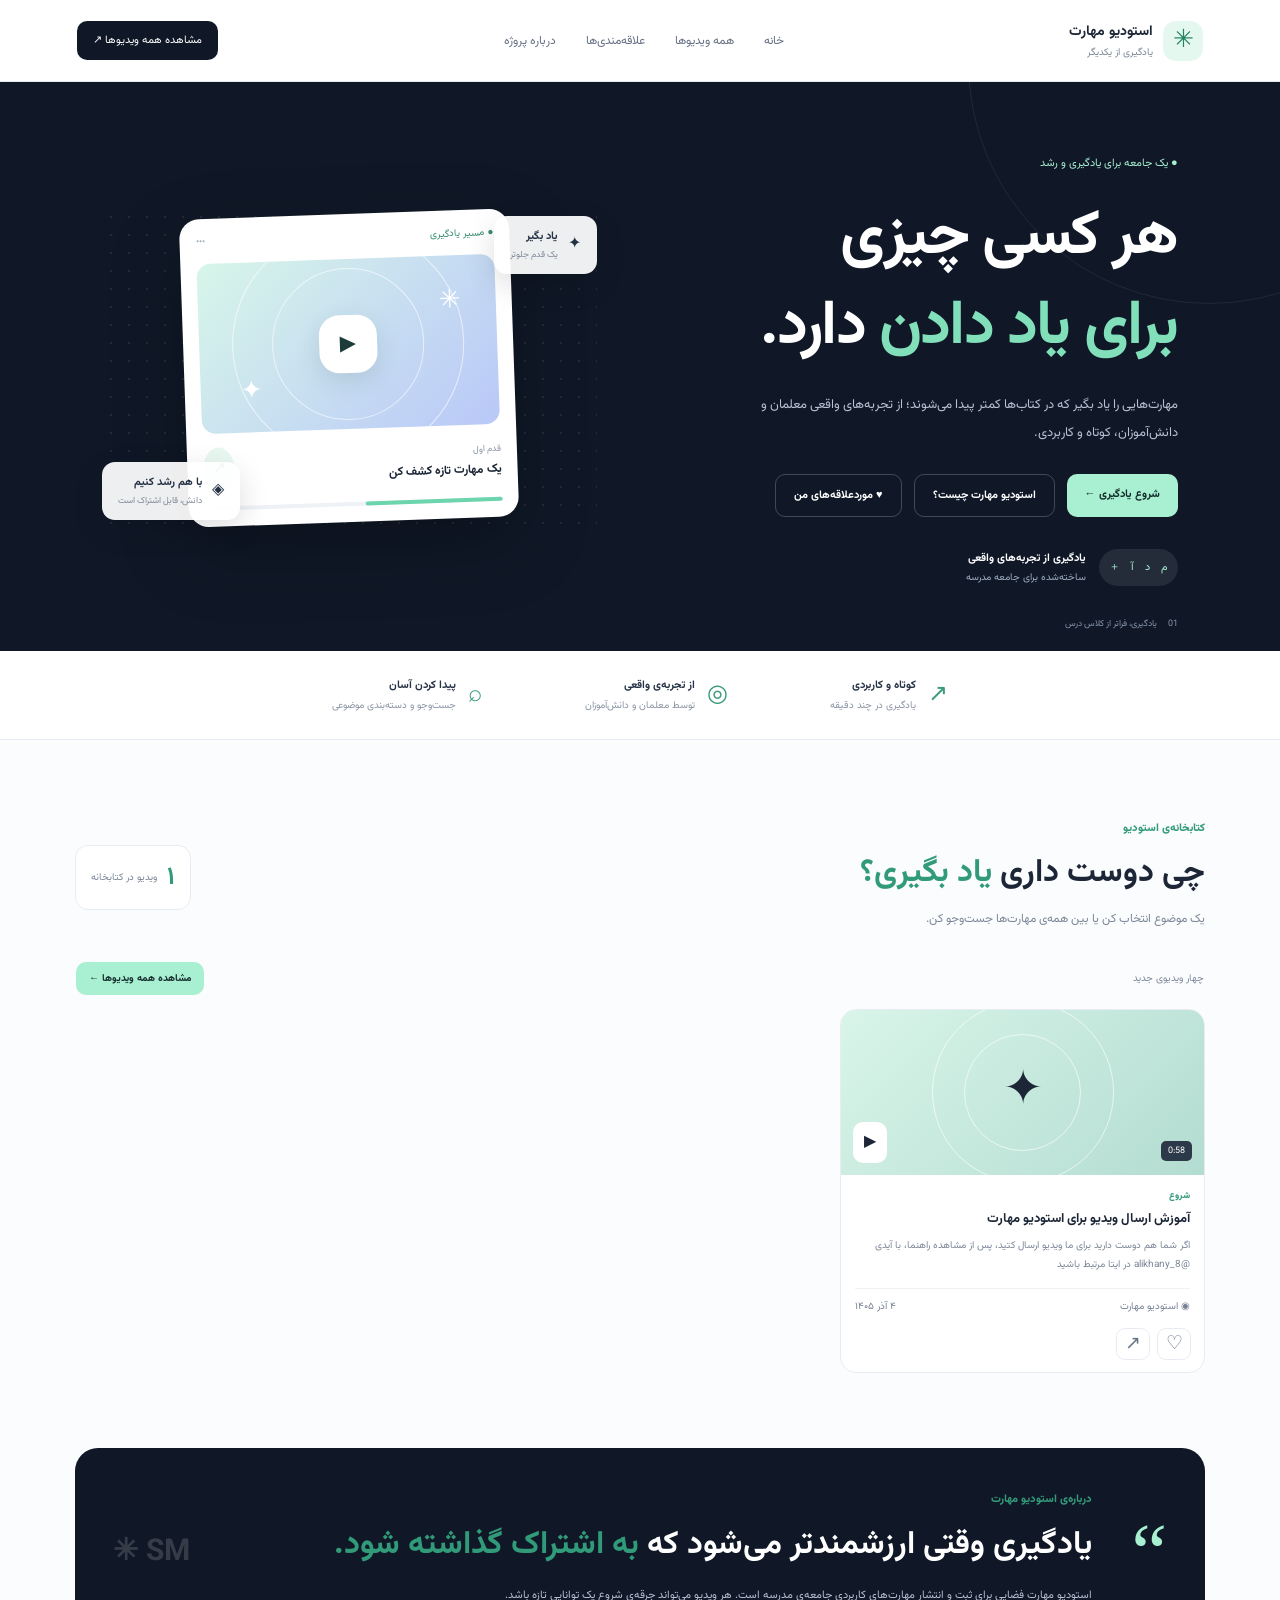
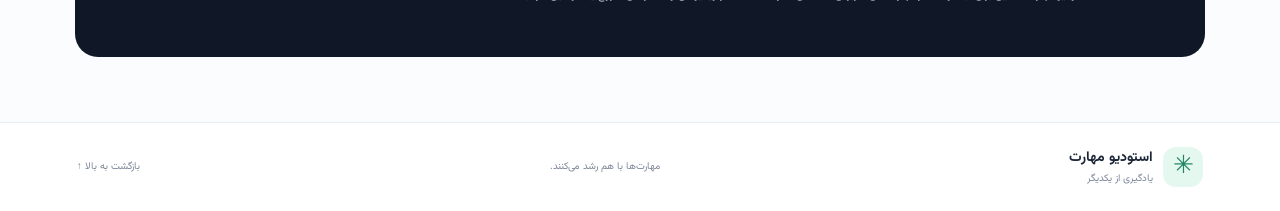
<file: index.html>
<!doctype html>
<html lang="fa" dir="rtl"><head><meta charset="utf-8"><meta name="viewport" content="width=device-width,initial-scale=1"><meta name="theme-color" content="#101827"><meta name="description" content="استودیو مهارت؛ یادگیری مهارت‌های کاربردی از تجربه‌های واقعی."><title>استودیو مهارت | یادگیری از یکدیگر</title><link rel="stylesheet" href="assets/style.css?v=2"></head>
<body><header class="header"><a class="brand" href="#"><span class="mark">✳</span><span><b>استودیو مهارت</b><small>یادگیری از یکدیگر</small></span></a><nav><a href="#home">خانه</a><a href="videos/">همه ویدیوها</a><a href="favorites/">علاقه‌مندی‌ها</a><a href="#about">درباره پروژه</a></nav><a class="top-cta" href="videos/">مشاهده همه ویدیوها ↗</a></header>
<main><section class="hero" id="home"><div class="hero-copy"><span class="eyebrow">● یک جامعه برای یادگیری و رشد</span><h1>هر کسی چیزی<br><em>برای یاد دادن</em> دارد.</h1><p>مهارت‌هایی را یاد بگیر که در کتاب‌ها کمتر پیدا می‌شوند؛ از تجربه‌های واقعی معلمان و دانش‌آموزان، کوتاه و کاربردی.</p><div class="actions"><a class="primary" href="videos/">شروع یادگیری ←</a><a class="secondary" href="#about">استودیو مهارت چیست؟</a><a class="secondary favorites-home-link" href="favorites/">♥ موردعلاقه‌های من</a></div><div class="proof"><span>م　د　آ　＋</span><div><b>یادگیری از تجربه‌های واقعی</b><small>ساخته‌شده برای جامعه مدرسه</small></div></div></div><div class="hero-art"><div class="art-label label-top">✦ <span><b>یاد بگیر</b><small>یک قدم جلوتر</small></span></div><div class="art-card"><div class="art-top">● مسیر یادگیری <span>•••</span></div><div class="play-art"><button class="admin-trigger" type="button" aria-label="ورود مدیران">▶</button><i>✳</i><i>✦</i></div><small id="gesture-hint" class="gesture-hint" aria-live="polite"></small><div class="art-bottom"><span><small>قدم اول</small><b>یک مهارت تازه کشف کن</b></span><span>↗</span></div><div class="progress"><span></span></div></div><div class="art-label label-bottom">◈ <span><b>با هم رشد کنیم</b><small>دانش، قابل اشتراک است</small></span></div></div><div class="hero-foot">01　 یادگیری، فراتر از کلاس درس</div></section>
<section class="features"><div>↗ <span><b>کوتاه و کاربردی</b><small>یادگیری در چند دقیقه</small></span></div><div>◎ <span><b>از تجربه‌ی واقعی</b><small>توسط معلمان و دانش‌آموزان</small></span></div><div>⌕ <span><b>پیدا کردن آسان</b><small>جست‌وجو و دسته‌بندی موضوعی</small></span></div></section>
<section class="library" id="library"><div class="section-head"><div><small>کتابخانه‌ی استودیو</small><h2>چی دوست داری <em>یاد بگیری؟</em></h2><p>یک موضوع انتخاب کن یا بین همه‌ی مهارت‌ها جست‌وجو کن.</p></div><div class="count"><b id="video-count">۰</b><span>ویدیو در کتابخانه</span></div></div><div class="results"><span id="results-label">چهار ویدیوی جدید</span><a class="primary" href="videos/">مشاهده همه ویدیوها ←</a></div><div class="video-grid" id="video-grid"></div><div class="empty" id="empty-state" hidden><h3>هنوز ویدیویی منتشر نشده است</h3><p>به‌زودی ویدیوهای تازه در این بخش قرار می‌گیرند.</p></div><p class="load-note" id="load-note" hidden>اتصال فایل data/videos.json را بررسی کن.</p></section>
<section class="about" id="about"><span class="quote">“</span><div><small>درباره‌ی استودیو مهارت</small><h2>یادگیری وقتی ارزشمندتر می‌شود که <em>به اشتراک گذاشته شود.</em></h2><p>استودیو مهارت فضایی برای ثبت و انتشار مهارت‌های کاربردی جامعه‌ی مدرسه است. هر ویدیو می‌تواند جرقه‌ی شروع یک توانایی تازه باشد.</p></div><b class="decoration">SM ✳</b></section></main>
<footer><a class="brand" href="#home"><span class="mark">✳</span><span><b>استودیو مهارت</b><small>یادگیری از یکدیگر</small></span></a><p>مهارت‌ها با هم رشد می‌کنند.</p><a href="#home">بازگشت به بالا ↑</a></footer>
<dialog id="video-dialog"><div class="dialog-head"><div><small>تماشای مهارت</small><h2 id="dialog-title">عنوان ویدیو</h2></div><button id="close-dialog" aria-label="بستن">×</button></div><div class="player"><video id="video-player" controls playsinline preload="metadata"></video></div><div class="dialog-info"><div id="dialog-meta"></div><p id="dialog-description"></p><div id="dialog-teacher"></div><p class="hint">اگر ویدیو پخش نشد، لینک مستقیم فایل ویدیویی را بررسی کن.</p></div></dialog><dialog id="admin-login-dialog" class="admin-login-dialog"><form id="admin-login-form" method="dialog"><h2>ورود مدیران فنی</h2><p>رمز مشترک پنل را وارد کن.</p><label for="admin-password">رمز مدیریت</label><input id="admin-password" type="password" autocomplete="current-password" required><p id="admin-login-message" class="form-message" aria-live="polite"></p><div class="dialog-actions"><button type="button" id="admin-login-cancel" class="secondary-light">انصراف</button><button type="submit" class="primary">ورود به پنل</button></div></form></dialog><script src="assets/admin-config.js?v=2"></script><script src="assets/app.js?v=14"></script></body></html>
</file>
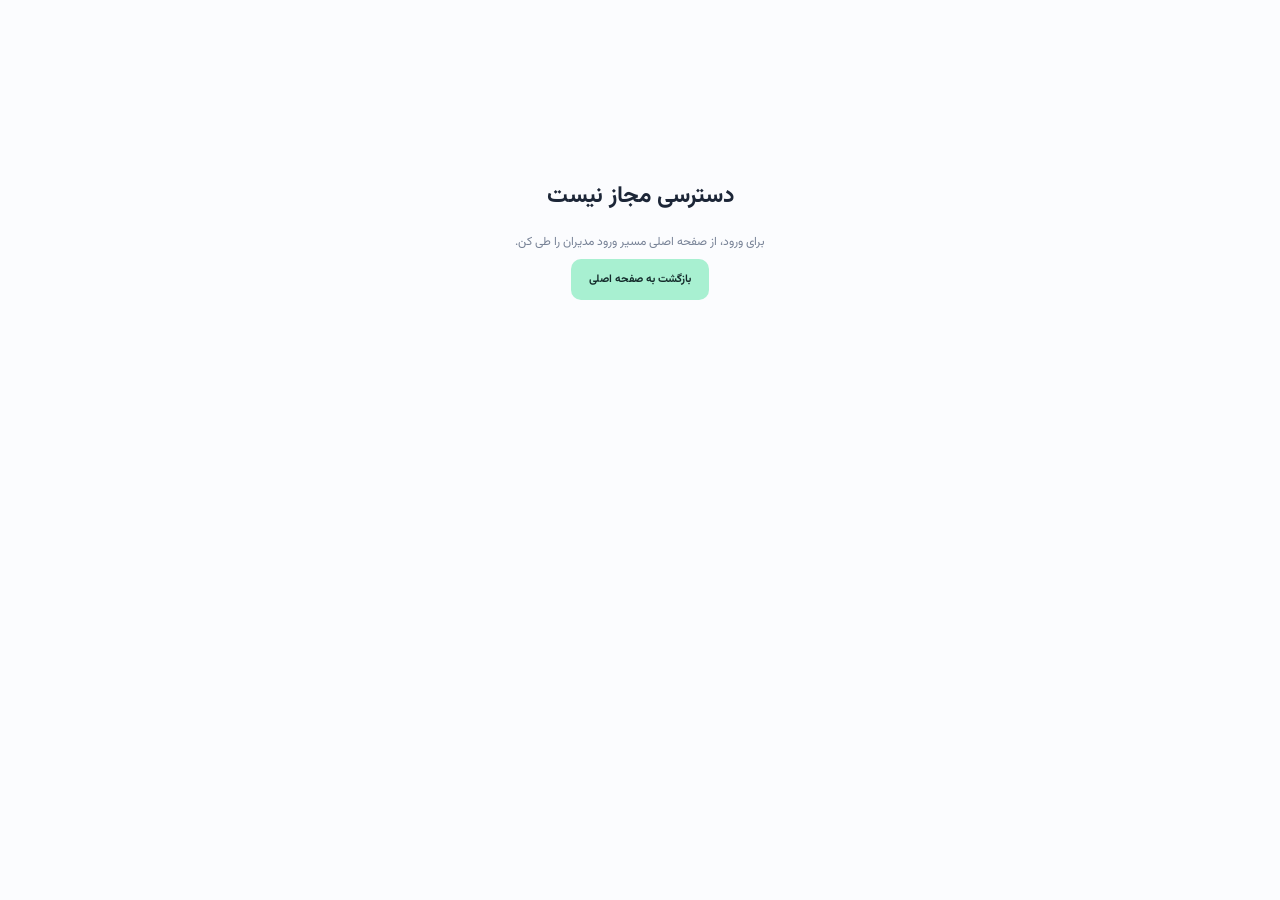
<file: control-room/index.html>
<!doctype html><html lang="fa" dir="rtl"><head><meta charset="utf-8"><meta name="viewport" content="width=device-width,initial-scale=1"><meta name="robots" content="noindex,nofollow"><meta name="theme-color" content="#101827"><title>پنل مدیریت | استودیو مهارت</title><link rel="stylesheet" href="../assets/style.css?v=2"></head><body><header class="header"><a class="brand" href="../"><span class="mark">✳</span><span><b>استودیو مهارت</b><small>پنل مدیریت فنی</small></span></a><span class="admin-header-note">مدیریت محتوای کتابخانه</span><button type="button" class="top-cta" id="admin-logout">خروج از پنل</button></header><main class="admin-main"><div class="admin-intro"><div><small>CONTROL ROOM</small><h1>مدیریت <em>ویدیوها</em></h1><p>تغییرات ابتدا در همین پنل نگه‌داری می‌شوند. برای انتشار، JSON خروجی را در GitHub بارگذاری کن.</p></div><div class="count"><b id="admin-total">۰</b><span>ویدیو</span></div></div><div class="admin-warning"><b>روش ذخیره‌سازی:</b> پنل توکن GitHub ندارد و مستقیماً مخزن را تغییر نمی‌دهد. پس از ویرایش، فایل JSON را دانلود و در مسیر <code>data/videos.json</code> جایگزین کن.</div><section class="admin-panel"><h2 id="form-heading">افزودن ویدیوی تازه</h2><form id="video-form" class="admin-form"><label>عنوان ویدیو<input id="field-title" required maxlength="150"></label><label>نام مدرس<input id="field-teacher"></label><label>دسته‌بندی<input id="field-category"></label><label>مدت ویدیو (ثانیه)<input id="field-duration" type="number" min="0" value="0"></label><label>تاریخ انتشار (شمسی)<div class="jalali-input-wrap"><input id="field-date" type="text" placeholder="انتخاب تاریخ از تقویم" readonly autocomplete="off"><button type="button" id="open-jalali-calendar" aria-label="باز کردن تقویم">▦</button></div><input id="field-date-iso" type="hidden"><div id="date-calendar" class="jalali-calendar" hidden></div></label><label>جهت تصویر<select id="field-orientation"><option value="auto">خودکار برای لینک مستقیم</option><option value="landscape">افقی</option><option value="portrait">عمودی</option></select></label><label class="wide">پیوند عمومی ویدیو<input id="field-video-url" type="url" required placeholder="https://..."></label><label class="wide">پیوند تصویر بندانگشتی (اختیاری)<input id="field-thumbnail" type="url"></label><label class="wide">توضیحات<textarea id="field-description" rows="3"></textarea></label><label class="wide">برچسب‌ها (با ویرگول جدا کن)<input id="field-tags"></label><div class="form-buttons"><button type="submit" id="save-video" class="primary">افزودن ویدیو به فهرست</button><button type="button" id="cancel-edit" class="secondary-light" hidden>لغو ویرایش</button></div></form></section><section class="admin-panel"><div class="admin-list-head"><h2>ویدیوهای ثبت‌شده</h2><button type="button" id="export-json" class="primary">دانلود JSON نهایی ↓</button></div><div id="admin-video-list"></div><p id="admin-status" class="form-message"></p></section><section class="admin-panel"><h2>تغییر رمز پنل</h2><p class="muted-small">اثر انگشت رمز در فایل عمومی قرار می‌گیرد؛ این روش همچنان احراز هویت امن سروری نیست. فایل دانلودشده را در مسیر <code>assets/admin-config.js</code> جایگزین کن.</p><form id="password-change-form" class="password-form"><label>رمز جدید (حداقل ۸ نویسه)<input id="new-admin-password" type="password" minlength="8" required></label><button type="submit" class="secondary-light">ساخت فایل رمز جدید</button></form><p id="password-status" class="form-message"></p></section></main><footer><a class="brand" href="../"><span class="mark">✳</span><span><b>استودیو مهارت</b><small>یادگیری از یکدیگر</small></span></a><p>پنل مدیریت ساده، بدون توکن عمومی</p><a href="../">صفحه اصلی ↑</a></footer><script src="../assets/admin.js?v=4"></script></body></html>
</file>
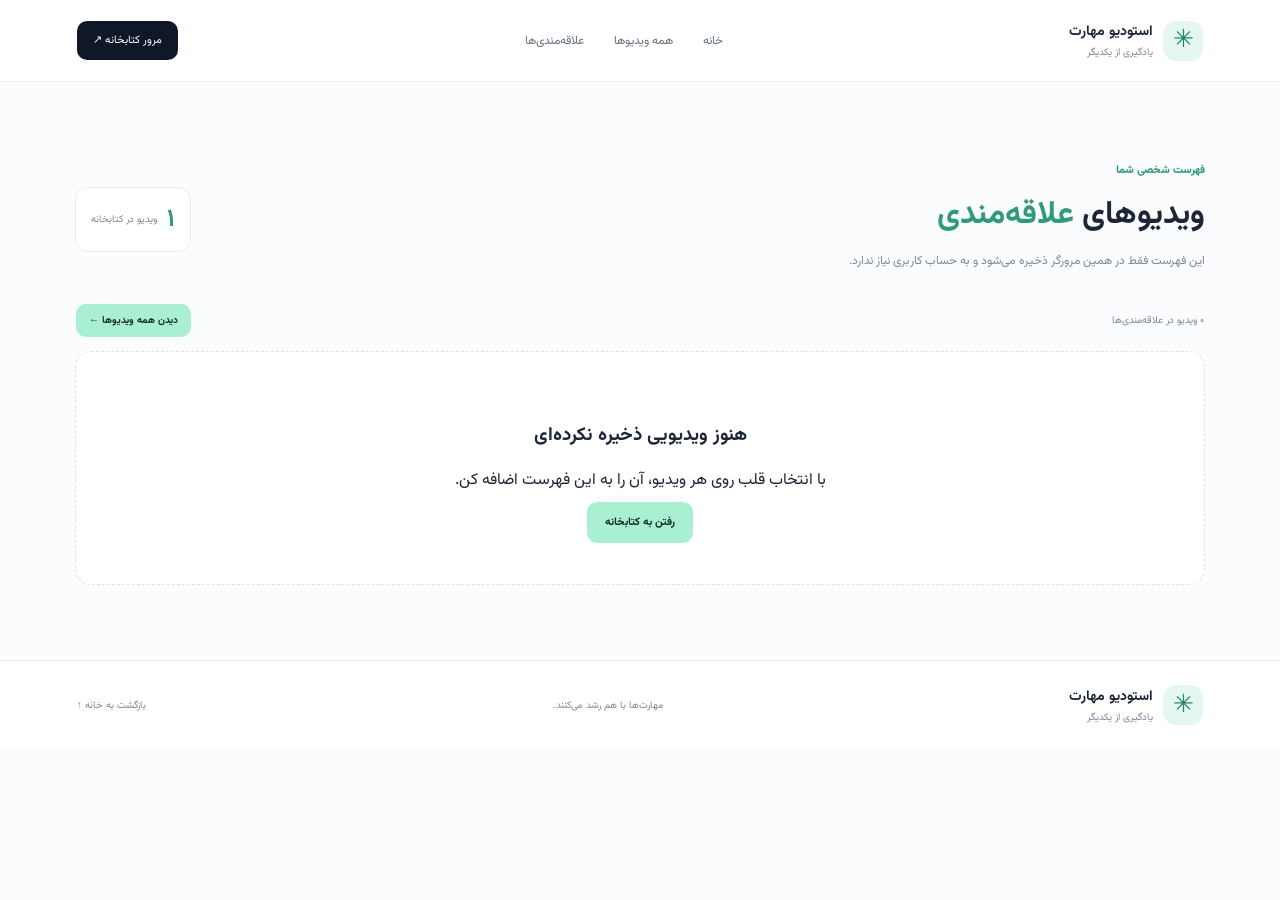
<file: favorites/index.html>
<!doctype html><html lang="fa" dir="rtl"><head><meta charset="utf-8"><meta name="viewport" content="width=device-width,initial-scale=1"><meta name="theme-color" content="#101827"><title>علاقه‌مندی‌ها | استودیو مهارت</title><link rel="stylesheet" href="../assets/style.css?v=2"></head><body data-page="favorites"><header class="header"><a class="brand" href="../"><span class="mark">✳</span><span><b>استودیو مهارت</b><small>یادگیری از یکدیگر</small></span></a><nav><a href="../">خانه</a><a href="../videos/">همه ویدیوها</a><a href="./">علاقه‌مندی‌ها</a></nav><a class="top-cta" href="../videos/">مرور کتابخانه ↗</a></header><main><section class="library"><div class="section-head"><div><small>فهرست شخصی شما</small><h2>ویدیوهای <em>علاقه‌مندی</em></h2><p>این فهرست فقط در همین مرورگر ذخیره می‌شود و به حساب کاربری نیاز ندارد.</p></div><div class="count"><b id="video-count">۰</b><span>ویدیو در کتابخانه</span></div></div><div class="results"><span id="results-label">در حال بارگذاری…</span><a class="primary" href="../videos/">دیدن همه ویدیوها ←</a></div><div class="video-grid" id="video-grid"></div><div class="empty" id="empty-state" hidden><h3>هنوز ویدیویی ذخیره نکرده‌ای</h3><p>با انتخاب قلب روی هر ویدیو، آن را به این فهرست اضافه کن.</p><a class="primary" href="../videos/">رفتن به کتابخانه</a></div></section></main><footer><a class="brand" href="../"><span class="mark">✳</span><span><b>استودیو مهارت</b><small>یادگیری از یکدیگر</small></span></a><p>مهارت‌ها با هم رشد می‌کنند.</p><a href="../">بازگشت به خانه ↑</a></footer><script src="../assets/app.js?v=13"></script></body></html>
</file>
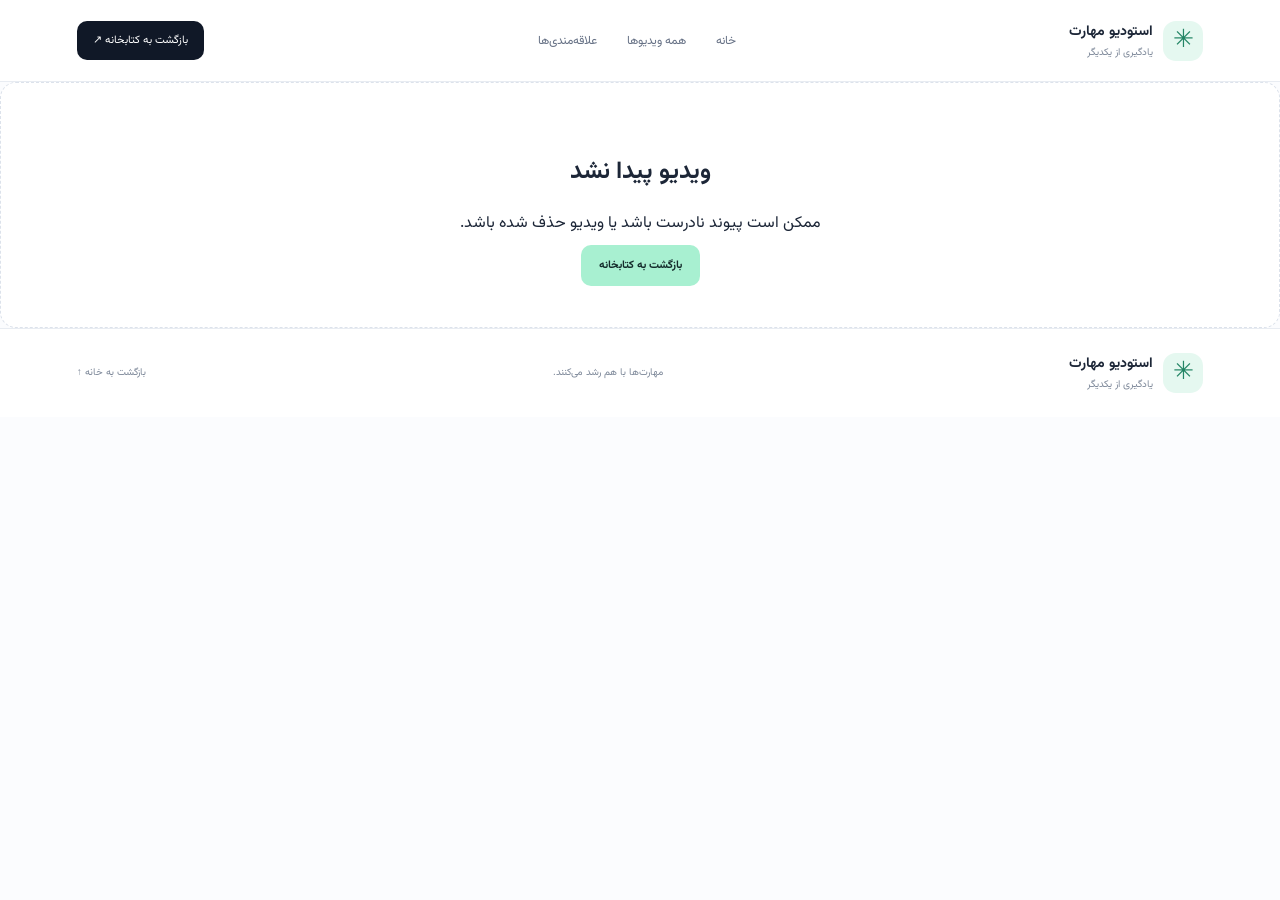
<file: video/index.html>
<!doctype html><html lang="fa" dir="rtl"><head><meta charset="utf-8"><meta name="viewport" content="width=device-width,initial-scale=1"><meta name="theme-color" content="#101827"><title>تماشای ویدیو | استودیو مهارت</title><link rel="stylesheet" href="../assets/style.css?v=2"></head><body data-page="video"><header class="header"><a class="brand" href="../"><span class="mark">✳</span><span><b>استودیو مهارت</b><small>یادگیری از یکدیگر</small></span></a><nav><a href="../">خانه</a><a href="../videos/">همه ویدیوها</a><a href="../favorites/">علاقه‌مندی‌ها</a></nav><a class="top-cta" href="../videos/">بازگشت به کتابخانه ↗</a></header><main><section class="watch-page" id="watch-content"><div class="watch-heading"><a href="../videos/">← بازگشت به کتابخانه</a><h1 id="watch-title">در حال بارگذاری…</h1><div class="watch-meta"><span id="watch-category"></span><span id="watch-duration"></span><span id="watch-date"></span></div></div><div id="watch-player" class="watch-player"></div><p id="watch-playback-error" class="player-error" hidden>پخش فایل ناموفق بود؛ عمومی بودن لینک و سازگاری آن با مرورگر را بررسی کن.</p><div class="watch-actions"><button id="watch-favorite" class="secondary-light" type="button">♡ افزودن به علاقه‌مندی</button><button id="watch-share" class="primary" type="button">اشتراک‌گذاری پیوند ↗</button></div><div class="watch-description"><h2>درباره این ویدیو</h2><p id="watch-description"></p><b id="watch-teacher"></b></div></section><section id="watch-missing" class="empty" hidden><h2>ویدیو پیدا نشد</h2><p>ممکن است پیوند نادرست باشد یا ویدیو حذف شده باشد.</p><a class="primary" href="../videos/">بازگشت به کتابخانه</a></section></main><footer><a class="brand" href="../"><span class="mark">✳</span><span><b>استودیو مهارت</b><small>یادگیری از یکدیگر</small></span></a><p>مهارت‌ها با هم رشد می‌کنند.</p><a href="../">بازگشت به خانه ↑</a></footer><script src="../assets/app.js?v=13"></script></body></html>
</file>
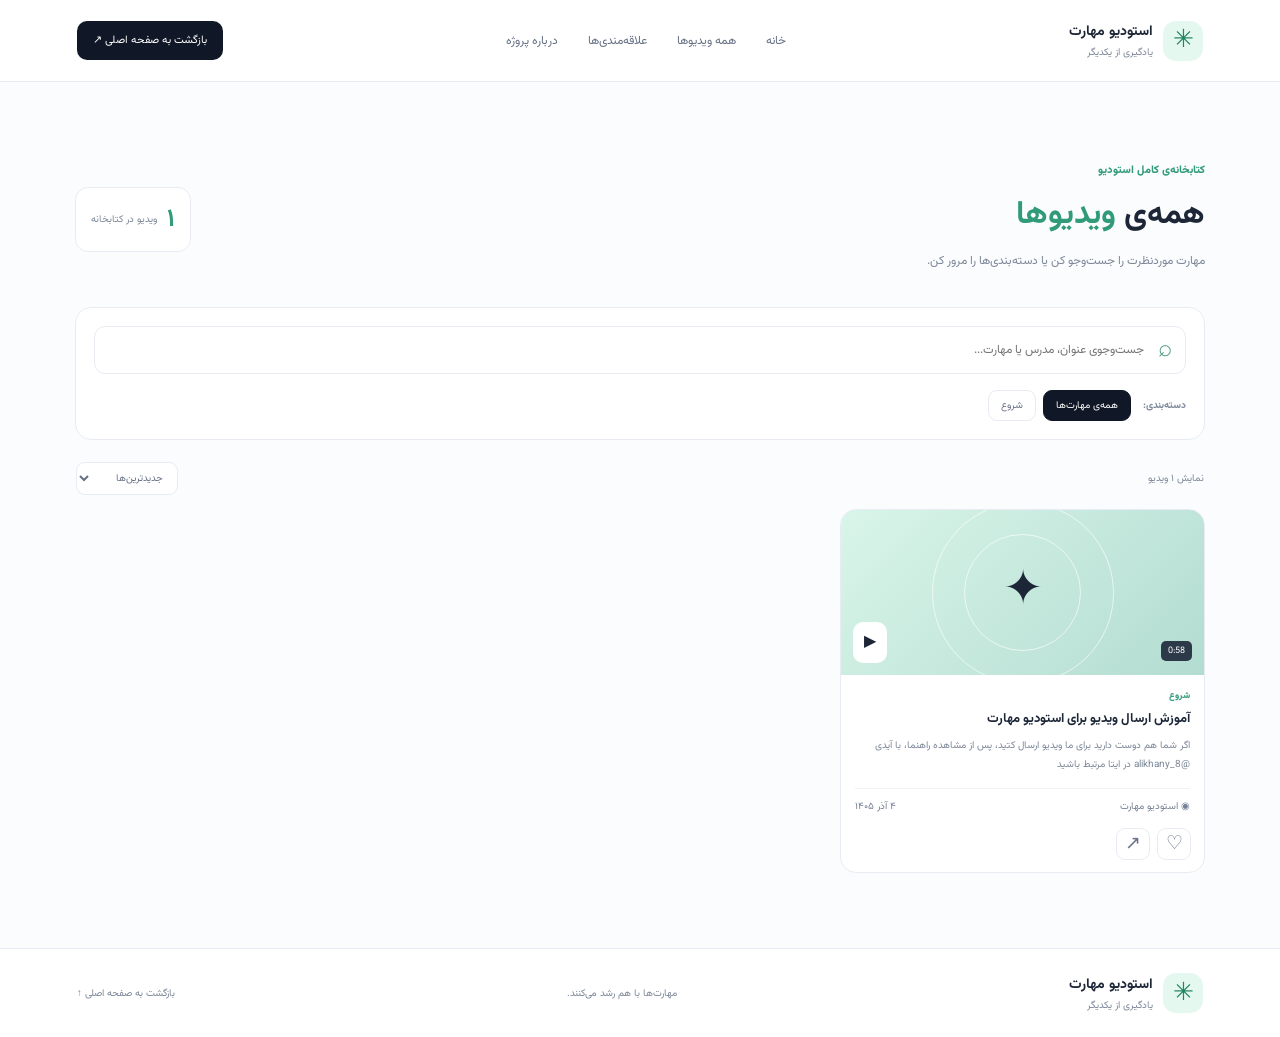
<file: videos/index.html>
<!doctype html>
<html lang="fa" dir="rtl"><head><meta charset="utf-8"><meta name="viewport" content="width=device-width,initial-scale=1"><meta name="theme-color" content="#101827"><meta name="description" content="کتابخانه کامل ویدیوهای استودیو مهارت."><title>همه ویدیوها | استودیو مهارت</title><link rel="stylesheet" href="../assets/style.css?v=2"></head>
<body data-page="videos"><header class="header"><a class="brand" href="../"><span class="mark">✳</span><span><b>استودیو مهارت</b><small>یادگیری از یکدیگر</small></span></a><nav><a href="../">خانه</a><a href="./">همه ویدیوها</a><a href="../favorites/">علاقه‌مندی‌ها</a><a href="../#about">درباره پروژه</a></nav><a class="top-cta" href="../">بازگشت به صفحه اصلی ↗</a></header>
<main><section class="library" id="library"><div class="section-head"><div><small>کتابخانه‌ی کامل استودیو</small><h2>همه‌ی <em>ویدیوها</em></h2><p>مهارت موردنظرت را جست‌وجو کن یا دسته‌بندی‌ها را مرور کن.</p></div><div class="count"><b id="video-count">۰</b><span>ویدیو در کتابخانه</span></div></div><div class="search-panel"><label class="search"><span>⌕</span><input id="search-input" type="search" placeholder="جست‌وجوی عنوان، مدرس یا مهارت..." autocomplete="off"></label><div class="filters"><b>دسته‌بندی:</b><div id="category-list"><button class="chip selected" data-category="همه">همه‌ی مهارت‌ها</button></div></div></div><div class="results"><span id="results-label">در حال بارگذاری ویدیوها…</span><select id="sort-select" aria-label="مرتب‌سازی"><option value="newest">جدیدترین‌ها</option><option value="title">عنوان: الف تا ی</option><option value="duration">کوتاه‌ترین‌ها</option></select></div><div class="video-grid" id="video-grid"></div><div class="empty" id="empty-state" hidden><h3>چیزی پیدا نشد</h3><p>عبارت جست‌وجو یا دسته‌بندی را تغییر بده.</p><button id="reset-filters">پاک کردن فیلترها</button></div><p class="load-note" id="load-note" hidden>اتصال فایل data/videos.json را بررسی کن.</p></section></main>
<footer><a class="brand" href="../"><span class="mark">✳</span><span><b>استودیو مهارت</b><small>یادگیری از یکدیگر</small></span></a><p>مهارت‌ها با هم رشد می‌کنند.</p><a href="../">بازگشت به صفحه اصلی ↑</a></footer>
<dialog id="video-dialog"><div class="dialog-head"><div><small>تماشای مهارت</small><h2 id="dialog-title">عنوان ویدیو</h2></div><button id="close-dialog" aria-label="بستن">×</button></div><div class="player"><video id="video-player" controls playsinline preload="metadata"></video></div><div class="dialog-info"><div id="dialog-meta"></div><p id="dialog-description"></p><div id="dialog-teacher"></div><p class="hint">اگر ویدیو پخش نشد، دسترسی عمومی فایل را بررسی کن.</p></div></dialog><script src="../assets/app.js?v=13"></script></body></html>
</file>
<file: assets/style.css>
@import url('https://fonts.googleapis.com/css2?family=Vazirmatn:wght@400;500;600;700;800;900&display=swap');:root{--navy:#101827;--ink:#1c2637;--muted:#7c8798;--mint:#a8f0d1;--line:#e8ecf2}*{box-sizing:border-box}html{scroll-behavior:smooth}body{margin:0;background:#fbfcfe;color:var(--ink);font-family:Vazirmatn,Tahoma,sans-serif}a{color:inherit;text-decoration:none}button,input,select{font:inherit}.header{height:82px;padding:0 clamp(18px,6vw,90px);display:flex;align-items:center;justify-content:space-between;background:#fff;border-bottom:1px solid var(--line);gap:20px}.brand{display:flex;align-items:center;gap:10px}.mark{display:grid;place-items:center;width:40px;height:40px;border-radius:13px;background:#e5f8f0;color:#238565;font-size:25px}.brand b,.brand small{display:block}.brand b{font-size:14px}.brand small{font-size:10px;color:var(--muted);margin-top:2px}.header nav{display:flex;gap:30px;font-size:12px;color:#667185}.header nav a:hover,footer>a:last-child{color:#278c6d}.top-cta{background:var(--navy);color:white;border-radius:10px;padding:11px 16px;font-size:11px}.hero{position:relative;overflow:hidden;min-height:500px;background:var(--navy);color:#fff;padding:68px clamp(22px,8vw,120px) 65px;display:grid;grid-template-columns:1.05fr .95fr;align-items:center;gap:35px}.hero:before{content:"";position:absolute;width:480px;height:480px;border:1px solid #ffffff12;border-radius:50%;right:-170px;top:-260px}.hero-copy{position:relative;z-index:1}.eyebrow{color:var(--mint);font-size:11px}.hero h1{font-size:clamp(38px,5vw,62px);line-height:1.45;letter-spacing:-1.8px;margin:18px 0}.hero em,.section-head em,.about em{font-style:normal;color:#81dfba}.hero-copy>p{max-width:480px;color:#b7c1d1;font-size:13px;line-height:2.2}.actions{display:flex;gap:12px;flex-wrap:wrap;margin-top:26px}.primary,.secondary{padding:12px 18px;border-radius:10px;font-size:11px;font-weight:700}.primary{background:var(--mint);color:#142b2b}.secondary{border:1px solid #ffffff35;color:#fff}.proof{display:flex;align-items:center;gap:13px;margin-top:32px}.proof>span{background:#ffffff15;border-radius:20px;padding:10px;font-size:11px;color:var(--mint)}.proof b,.proof small{display:block}.proof b{font-size:11px}.proof small{font-size:10px;color:#9faec2;margin-top:3px}.hero-art{position:relative;min-height:320px;display:grid;place-items:center;background-image:radial-gradient(#ffffff15 1px,transparent 1px);background-size:18px 18px}.art-card{width:min(330px,85%);background:#fff;color:var(--ink);padding:16px;border-radius:20px;box-shadow:0 25px 70px #0004;transform:rotate(-2deg)}.art-top{font-size:10px;color:#358c72;display:flex;justify-content:space-between}.art-top span{color:#a6afbd}.play-art{height:170px;border-radius:14px;margin:14px 0;background:linear-gradient(135deg,#d7f6e9,#b9c8f8);display:grid;place-items:center;position:relative;overflow:hidden}.play-art:before,.play-art:after{content:"";position:absolute;width:230px;height:230px;border:1px solid #fff9;border-radius:50%}.play-art:after{width:150px;height:150px}.play-art>div{z-index:1;display:grid;place-items:center;width:58px;height:58px;background:#fff;border-radius:20px;color:#1c3b39;box-shadow:0 8px 25px #203d3820}.play-art i{position:absolute;font-style:normal;color:#fff;font-size:26px}.play-art i:nth-of-type(1){top:25px;right:35px}.play-art i:nth-of-type(2){bottom:20px;left:40px}.art-bottom{display:flex;align-items:center;justify-content:space-between}.art-bottom small,.art-bottom b{display:block}.art-bottom small{font-size:9px;color:#8993a4}.art-bottom b{font-size:12px;margin-top:4px}.art-bottom>span:last-child{background:#e8f8f1;border-radius:50%;padding:9px;color:#368b70}.progress{height:4px;background:#eef1f5;border-radius:4px;margin-top:16px}.progress span{display:block;width:46%;height:100%;background:#6dd5ad;border-radius:4px}.art-label{position:absolute;z-index:2;display:flex;align-items:center;gap:10px;background:#ffffffed;color:#233144;padding:12px 16px;border-radius:13px;box-shadow:0 10px 30px #0002}.art-label:first-letter{color:#278b6c}.art-label b,.art-label small{display:block}.art-label b{font-size:11px}.art-label small{font-size:9px;color:#818b9a;margin-top:3px}.label-top{top:8px;right:0}.label-bottom{bottom:8px;left:0}.hero-foot{position:absolute;bottom:20px;right:clamp(22px,8vw,120px);font-size:9px;color:#8492a7}.features{display:flex;justify-content:center;gap:clamp(25px,8vw,110px);padding:25px 20px;background:#fff;border-bottom:1px solid var(--line)}.features>div{display:flex;align-items:center;gap:12px;color:#3a9a7c;font-size:24px}.features span b,.features span small{display:block}.features span b{font-size:11px;color:#263246}.features span small{font-size:10px;color:#8b95a5;margin-top:4px}.library{max-width:1180px;margin:auto;padding:75px 25px}.section-head{display:flex;align-items:center;justify-content:space-between;gap:15px}.section-head small,.about small{color:#339a7a;font-size:11px;font-weight:800}.section-head h2{font-size:32px;margin:8px 0}.section-head h2 em,.about em{color:#319b79}.section-head p{font-size:12px;color:var(--muted)}.count{display:flex;align-items:center;gap:10px;background:#fff;border:1px solid var(--line);padding:12px 15px;border-radius:13px}.count b{font-size:25px;color:#339a7a}.count span{font-size:10px;color:var(--muted);max-width:70px}.search-panel{padding:18px;background:#fff;border:1px solid var(--line);border-radius:16px;margin-top:25px}.search{height:48px;display:flex;align-items:center;gap:12px;border:1px solid #e8ecf2;border-radius:11px;padding:0 13px;color:#4c9d83}.search span{font-size:24px}.search input{border:0;outline:0;width:100%;font-size:12px;background:transparent}.filters{display:flex;align-items:center;gap:12px;flex-wrap:wrap;margin-top:16px}.filters>b{font-size:10px;color:var(--muted)}#category-list{display:flex;gap:7px;flex-wrap:wrap}.chip{border:1px solid #e7ebf1;border-radius:9px;background:#fff;color:#697387;padding:7px 12px;font-size:10px;cursor:pointer}.chip.selected{background:var(--navy);border-color:var(--navy);color:#fff}.results{display:flex;justify-content:space-between;align-items:center;margin:22px 1px 14px;color:var(--muted);font-size:10px}.results select{border:1px solid var(--line);background:#fff;border-radius:9px;padding:7px 10px;font-size:10px;color:#667185}.video-grid{display:grid;grid-template-columns:repeat(3,minmax(0,1fr));gap:18px}.video-card{background:#fff;border:1px solid var(--line);border-radius:16px;overflow:hidden;cursor:pointer;transition:.2s;display:flex;flex-direction:column;min-width:0}.video-card:hover{transform:translateY(-4px);box-shadow:0 15px 35px #1b2b4514}.thumbnail{height:165px;display:grid;place-items:center;position:relative;overflow:hidden;background:linear-gradient(135deg,#d9f5e9,#b3dcd1)}.thumbnail:before,.thumbnail:after{content:"";position:absolute;width:180px;height:180px;border:1px solid #ffffffa0;border-radius:50%}.thumbnail:after{width:115px;height:115px}.thumb-symbol{font-size:48px;z-index:1}.thumb-play{position:absolute;bottom:12px;left:12px;background:#fff;border-radius:10px;padding:8px 11px;z-index:2}.thumb-duration{position:absolute;bottom:14px;right:12px;background:#172033dc;color:white;border-radius:5px;padding:3px 7px;font-size:9px;z-index:2}.video-card-body{padding:14px;display:flex;flex-direction:column;flex:1}.card-category{font-size:9px;color:#329a7b;font-weight:800}.video-card h3{font-size:13px;line-height:1.8;margin:5px 0}.video-card p{font-size:10px;line-height:1.9;color:var(--muted);margin:0 0 14px;display:-webkit-box;-webkit-line-clamp:2;-webkit-box-orient:vertical;overflow:hidden}.card-footer{margin-top:auto;border-top:1px solid #f0f2f6;padding-top:10px;display:flex;justify-content:space-between;gap:7px;font-size:10px;color:#768196}.empty{text-align:center;padding:50px;background:#fff;border:1px dashed #dce2eb;border-radius:16px}.empty button{border:0;background:#e5f8f0;padding:9px 14px;border-radius:8px;color:#267d65}.load-note{background:#fff6e6;padding:12px;border-radius:10px;color:#785a1e;font-size:12px}.about{max-width:1130px;margin:0 auto 65px;background:var(--navy);color:white;border-radius:23px;padding:38px;display:grid;grid-template-columns:55px 1fr auto;gap:20px;align-items:center}.quote{font:80px Georgia;color:var(--mint)}.about h2{font-size:clamp(22px,3vw,32px);line-height:1.7;margin:7px 0}.about p{font-size:11px;color:#b7c1d1;line-height:2.2;max-width:680px}.decoration{font-size:30px;color:#ffffff28}footer{padding:24px clamp(18px,6vw,90px);border-top:1px solid var(--line);display:flex;align-items:center;justify-content:space-between;gap:15px;background:#fff}footer p,footer>a:last-child{font-size:10px;color:var(--muted)}dialog{width:min(760px,calc(100% - 24px));max-height:92vh;border:0;border-radius:18px;padding:0;color:var(--ink);box-shadow:0 25px 100px #09101c80}dialog::backdrop{background:#0a1120d9;backdrop-filter:blur(5px)}.dialog-head{padding:18px 20px;display:flex;justify-content:space-between;gap:12px}.dialog-head small{color:#329a7b}.dialog-head h2{font-size:18px;margin:3px 0}.dialog-head button{border:0;border-radius:9px;width:35px;height:35px;font-size:24px;background:#f1f3f7}.player{background:#070a10;aspect-ratio:16/9;overflow:hidden;display:flex;justify-content:center;align-items:center}.player video{width:100%;height:100%;display:block}.dialog-info{padding:18px 20px}.dialog-info p{font-size:12px;color:#687487;line-height:2}#dialog-meta{display:flex;gap:8px;flex-wrap:wrap}#dialog-meta span{background:#f0f4f7;padding:5px 9px;border-radius:7px;font-size:10px}.hint{font-size:10px!important;color:#9aa2b1!important}@media(max-width:850px){.header nav{gap:14px}.hero{padding-right:6vw;padding-left:6vw}.video-grid{grid-template-columns:repeat(2,minmax(0,1fr))}.about{margin-right:18px;margin-left:18px;grid-template-columns:40px 1fr}.decoration{display:none}}@media(max-width:620px){.header{height:68px;padding:0 15px}.header nav{display:none}.mark{width:34px;height:34px}.brand b{font-size:12px}.top-cta{font-size:10px;padding:9px}.hero{grid-template-columns:1fr;padding:35px 21px 50px;gap:10px}.hero-art{order:-1;min-height:240px;max-width:390px;width:100%;margin:auto}.art-card{width:260px;padding:12px}.play-art{height:115px}.label-top{top:0}.label-bottom{bottom:0}.art-label{padding:8px 10px}.hero h1{font-size:38px}.hero-copy>p{font-size:12px}.features{align-items:flex-start;flex-direction:column;gap:15px;padding:22px 27px}.library{padding:52px 15px}.section-head h2{font-size:25px}.section-head p{font-size:10px}.count{padding:8px;gap:5px}.count b{font-size:18px}.count span{font-size:9px;max-width:48px}.search-panel{padding:11px}.search{height:44px}.search input{font-size:11px}.filters{gap:8px}.filters>b{width:100%}.chip{padding:6px 9px;font-size:9px}.video-grid{grid-template-columns:repeat(2,minmax(0,1fr));gap:10px}.thumbnail{height:120px}.thumb-symbol{font-size:36px}.video-card-body{padding:10px}.video-card h3{font-size:11px}.video-card p{font-size:9px}.card-footer{font-size:9px}.about{display:block;padding:24px 20px;margin:0 14px 40px}.quote{font-size:48px}.about h2{font-size:23px}.about p{font-size:10px}footer{flex-wrap:wrap;padding:20px 15px}footer p{order:3;width:100%;margin:0}}@media(max-width:370px){.video-grid{grid-template-columns:1fr}.thumbnail{height:160px}.hero h1{font-size:33px}}
/* Navigation between the home page and the full video library */
.library .results .primary{font-size:10px;padding:9px 13px}

.card-main{display:block;color:inherit}.card-actions{display:flex;gap:7px;padding:0 13px 12px}.icon-action{width:34px;height:32px;border:1px solid var(--line);background:#fff;border-radius:9px;color:#687487;font-size:19px;cursor:pointer}.icon-action.is-favorite{color:#d84a70;background:#fff4f7;border-color:#f5cfdb}
.watch-page{max-width:980px;margin:45px auto 70px;padding:0 22px}.watch-heading h1{font-size:clamp(23px,4vw,36px);margin:15px 0 9px}.watch-heading>a{font-size:11px;color:#348d72}.watch-meta{display:flex;gap:8px;flex-wrap:wrap;margin-bottom:22px}.watch-meta span{font-size:10px;background:#edf5f1;color:#527d6d;padding:6px 10px;border-radius:8px}.watch-player{width:100%;aspect-ratio:16/9;background:#080d16;border-radius:16px;overflow:hidden;display:flex;align-items:center;justify-content:center;margin:0 auto}.watch-player video{display:block;width:100%;height:100%;object-fit:contain}.watch-actions{display:flex;gap:10px;flex-wrap:wrap;margin:18px 0}.watch-description{padding:22px;background:#fff;border:1px solid var(--line);border-radius:15px}.watch-description h2{font-size:16px;margin:0 0 10px}.watch-description p{font-size:12px;color:#647084;line-height:2.1}.watch-description b{font-size:11px;color:#358d72}.player-error{background:#fff2ef;color:#9a4939;padding:12px;border-radius:10px;font-size:11px}.secondary-light{border:1px solid #dce5e9;background:#fff;color:#34445a;padding:10px 15px;border-radius:10px;font:inherit;font-size:11px;cursor:pointer}.secondary-light.is-favorite{color:#c23a62;background:#fff4f7}
.admin-trigger{position:relative;z-index:3;display:grid;place-items:center;width:58px;height:58px;border:0;border-radius:20px;background:#fff;color:#1c3b39;box-shadow:0 8px 25px #203d3820;font-size:21px;cursor:pointer;touch-action:none}.admin-trigger.admin-ready{outline:3px solid #78d8b3;outline-offset:5px}.admin-trigger.is-holding{transform:scale(.92);background:#d8f7e9}.gesture-hint{position:absolute;bottom:-23px;left:0;color:#b9f4d8;font-size:9px;white-space:nowrap}
.admin-login-dialog{width:min(390px,calc(100% - 28px));border:0;border-radius:18px;padding:23px;box-shadow:0 24px 90px #08101d80}.admin-login-dialog::backdrop{background:#08101ddd;backdrop-filter:blur(5px)}.admin-login-dialog h2{font-size:18px;margin:0 0 5px}.admin-login-dialog p{font-size:11px;color:#7d8797;line-height:1.8}.admin-login-dialog label,.admin-form label,.password-form label{display:grid;gap:7px;font-size:11px;color:#5e6a7d}.admin-login-dialog input,.admin-form input,.admin-form textarea,.admin-form select,.password-form input{width:100%;border:1px solid #dfe5ed;border-radius:9px;padding:11px;background:#fff;outline:none;font:inherit;font-size:12px}.admin-login-dialog input:focus,.admin-form input:focus,.admin-form textarea:focus,.admin-form select:focus,.password-form input:focus{border-color:#59b896;box-shadow:0 0 0 3px #59b89620}.form-message{font-size:11px;line-height:1.8;color:#986a2a;min-height:15px}.dialog-actions{display:flex;justify-content:flex-end;gap:8px;margin-top:13px}
.admin-main{max-width:1020px;margin:35px auto 65px;padding:0 20px}.admin-intro{display:flex;align-items:center;justify-content:space-between;gap:18px;margin-bottom:20px}.admin-intro small{font-size:10px;color:#2f9676;font-weight:800;letter-spacing:1px}.admin-intro h1{font-size:30px;margin:5px 0}.admin-intro h1 em{font-style:normal;color:#319b79}.admin-intro p{font-size:11px;color:#7a8595;line-height:1.9}.admin-warning{padding:13px 15px;background:#fff8e9;border:1px solid #f0dfb9;border-radius:12px;font-size:11px;color:#755c31;line-height:2;margin-bottom:18px}.admin-panel{background:#fff;border:1px solid var(--line);border-radius:16px;padding:20px;margin:16px 0}.admin-panel h2{font-size:15px;margin:0 0 15px}.admin-form{display:grid;grid-template-columns:repeat(2,minmax(0,1fr));gap:13px}.admin-form .wide{grid-column:1/-1}.admin-form textarea{resize:vertical}.form-buttons{grid-column:1/-1;display:flex;gap:9px;flex-wrap:wrap}.admin-list-head{display:flex;align-items:center;justify-content:space-between;gap:12px;margin-bottom:12px}.admin-list-head h2{margin:0}.admin-video-row{display:flex;justify-content:space-between;align-items:center;gap:12px;padding:13px 0;border-top:1px solid #edf0f4}.admin-video-row>div:first-child{min-width:0}.admin-video-row b,.admin-video-row small{display:block}.admin-video-row b{font-size:11px;line-height:1.8}.admin-video-row small{font-size:10px;color:#8993a2;margin-top:3px}.admin-row-actions{display:flex;gap:6px;flex-shrink:0}.admin-row-actions button{border:1px solid #dfe5ed;background:#fff;border-radius:8px;padding:7px 10px;font-size:10px;cursor:pointer}.admin-row-actions button.danger{color:#b54254;border-color:#f0d3d8}.password-form{display:flex;align-items:end;gap:10px;flex-wrap:wrap}.password-form label{flex:1;min-width:210px}.admin-header-note{font-size:11px;color:#788598}.admin-denied{max-width:520px;margin:15vh auto;padding:28px;text-align:center}.admin-denied h1{font-size:23px}.admin-denied p{font-size:12px;color:#778296;line-height:2}
@media(max-width:650px){.watch-page{margin:28px auto 45px;padding:0 14px}.admin-main{padding:0 13px;margin-top:22px}.admin-intro h1{font-size:24px}.admin-panel{padding:14px}.admin-form{grid-template-columns:1fr;gap:11px}.admin-form .wide,.form-buttons{grid-column:1}.admin-list-head{align-items:flex-start;flex-direction:column}.admin-video-row{align-items:flex-start;flex-direction:column}.admin-row-actions{width:100%}.admin-row-actions button{flex:1}.password-form{align-items:stretch;flex-direction:column}.admin-header-note{display:none}}

/* Persian Jalali calendar input */
.jalali-input-wrap{display:flex;gap:6px}.jalali-input-wrap input{flex:1;min-width:0;cursor:pointer}.jalali-input-wrap button{width:43px;border:1px solid #dfe5ed;border-radius:9px;background:#f3faf7;color:#278565;font-size:20px;cursor:pointer}.jalali-calendar{position:relative;z-index:8;margin-top:8px;padding:12px;background:#fff;border:1px solid #dfe5ed;border-radius:13px;box-shadow:0 12px 35px #17243a18;max-width:330px}.jalali-calendar[hidden]{display:none}.calendar-head{display:flex;align-items:center;justify-content:space-between;margin-bottom:10px}.calendar-head b{font-size:12px}.calendar-head button,.calendar-foot button{border:1px solid #e5eaf0;background:#f8fafc;border-radius:7px;padding:5px 10px;cursor:pointer}.calendar-week,.calendar-days{display:grid;grid-template-columns:repeat(7,minmax(0,1fr));gap:4px;text-align:center}.calendar-week{font-size:10px;color:#8993a2;margin-bottom:5px}.calendar-days button{border:0;background:#f5f7fa;border-radius:7px;padding:8px 2px;font-size:11px;cursor:pointer;color:#34445a}.calendar-days button:hover,.calendar-days button.chosen{background:#a8f0d1;color:#123d31;font-weight:800}.calendar-empty{min-height:31px}.calendar-foot{display:flex;justify-content:space-between;margin-top:10px}.calendar-foot button{font-size:10px;color:#367d68}
</file>
